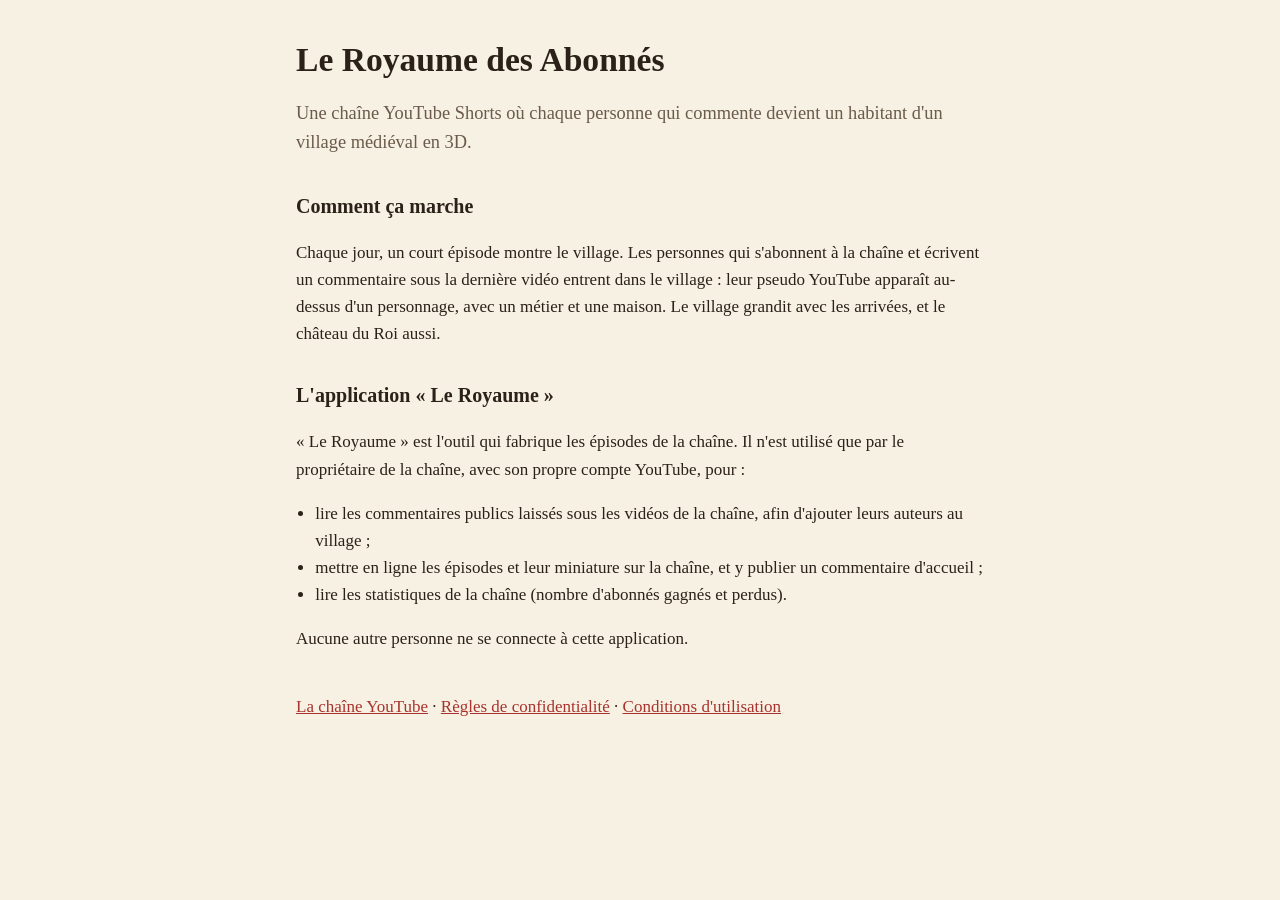
<file: index.html>
<!doctype html>
<html lang="fr">
<head>
<meta charset="utf-8">
<meta name="viewport" content="width=device-width, initial-scale=1">
<title>Le Royaume des Abonnés</title>
<meta name="description" content="Une chaîne YouTube Shorts où chaque personne qui commente devient un habitant d'un village médiéval.">
<link rel="stylesheet" href="style.css">
</head>
<body>
<main>
  <h1>Le Royaume des Abonnés</h1>
  <p class="lead">Une chaîne YouTube Shorts où chaque personne qui commente devient un habitant d'un village médiéval en 3D.</p>

  <h2>Comment ça marche</h2>
  <p>Chaque jour, un court épisode montre le village. Les personnes qui s'abonnent à la chaîne et écrivent un
  commentaire sous la dernière vidéo entrent dans le village : leur pseudo YouTube apparaît au-dessus d'un
  personnage, avec un métier et une maison. Le village grandit avec les arrivées, et le château du Roi aussi.</p>

  <h2>L'application « Le Royaume »</h2>
  <p>« Le Royaume » est l'outil qui fabrique les épisodes de la chaîne. Il n'est utilisé que par le propriétaire de
  la chaîne, avec son propre compte YouTube, pour :</p>
  <ul>
    <li>lire les commentaires publics laissés sous les vidéos de la chaîne, afin d'ajouter leurs auteurs au village ;</li>
    <li>mettre en ligne les épisodes et leur miniature sur la chaîne, et y publier un commentaire d'accueil ;</li>
    <li>lire les statistiques de la chaîne (nombre d'abonnés gagnés et perdus).</li>
  </ul>
  <p>Aucune autre personne ne se connecte à cette application.</p>

  <p class="links">
    <a href="https://www.youtube.com/@RoyaumeDesAbonnes">La chaîne YouTube</a> ·
    <a href="confidentialite.html">Règles de confidentialité</a> ·
    <a href="conditions.html">Conditions d'utilisation</a>
  </p>
</main>
</body>
</html>
</file>
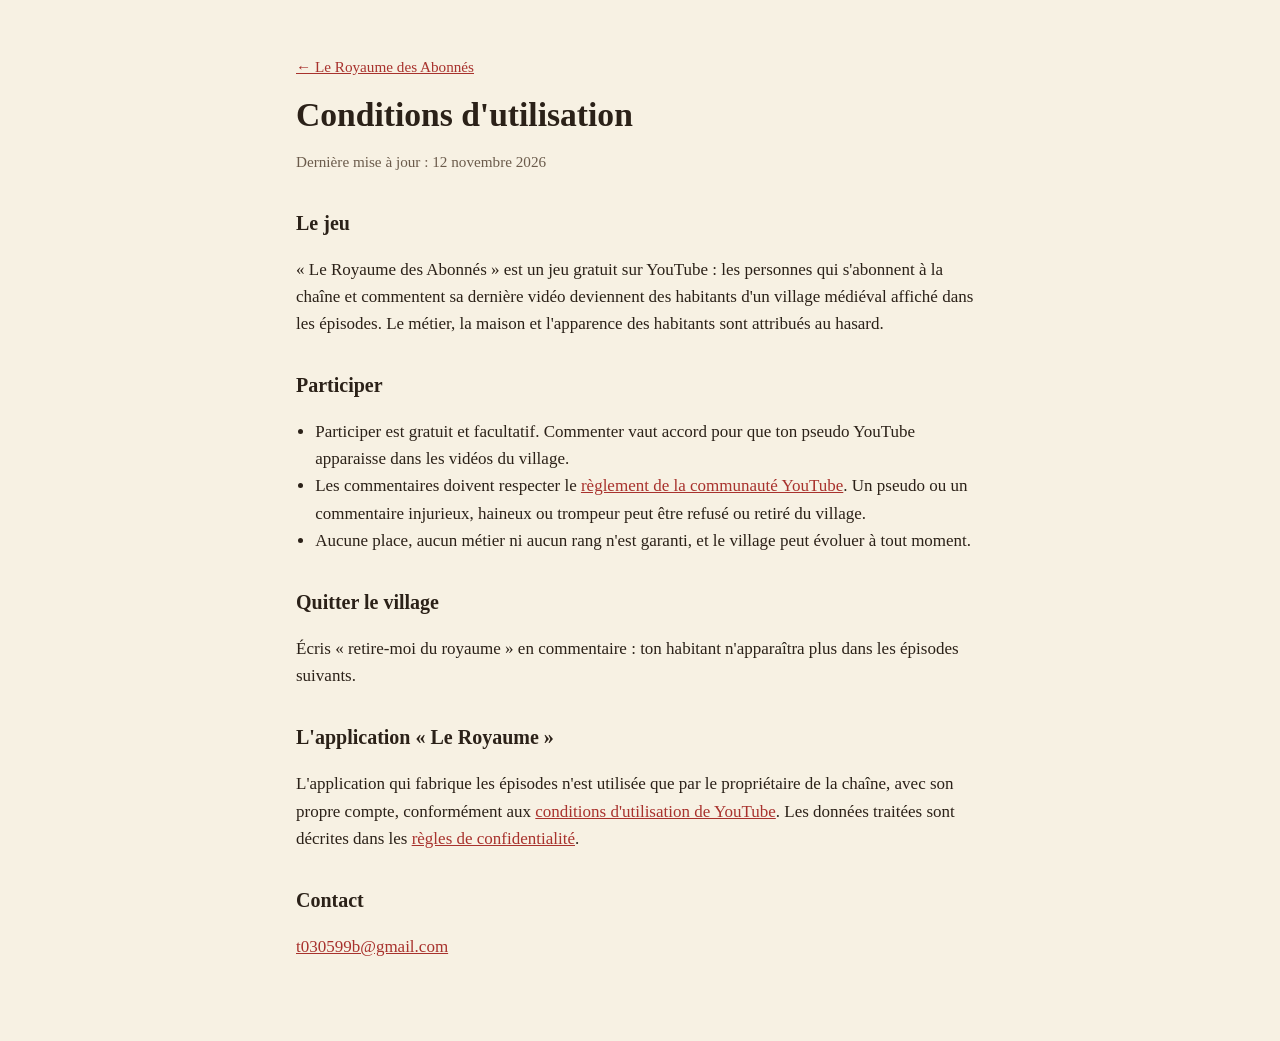
<file: conditions.html>
<!doctype html>
<html lang="fr">
<head>
<meta charset="utf-8">
<meta name="viewport" content="width=device-width, initial-scale=1">
<title>Conditions d'utilisation — Le Royaume des Abonnés</title>
<link rel="stylesheet" href="style.css">
</head>
<body>
<main>
  <p class="back"><a href="index.html">← Le Royaume des Abonnés</a></p>
  <h1>Conditions d'utilisation</h1>
  <p class="date">Dernière mise à jour : 12 novembre 2026</p>

  <h2>Le jeu</h2>
  <p>« Le Royaume des Abonnés » est un jeu gratuit sur YouTube : les personnes qui s'abonnent à la chaîne et
  commentent sa dernière vidéo deviennent des habitants d'un village médiéval affiché dans les épisodes.
  Le métier, la maison et l'apparence des habitants sont attribués au hasard.</p>

  <h2>Participer</h2>
  <ul>
    <li>Participer est gratuit et facultatif. Commenter vaut accord pour que ton pseudo YouTube apparaisse dans
    les vidéos du village.</li>
    <li>Les commentaires doivent respecter le <a href="https://www.youtube.com/howyoutubeworks/policies/community-guidelines/">règlement de la communauté YouTube</a>.
    Un pseudo ou un commentaire injurieux, haineux ou trompeur peut être refusé ou retiré du village.</li>
    <li>Aucune place, aucun métier ni aucun rang n'est garanti, et le village peut évoluer à tout moment.</li>
  </ul>

  <h2>Quitter le village</h2>
  <p>Écris « retire-moi du royaume » en commentaire : ton habitant n'apparaîtra plus dans les épisodes suivants.</p>

  <h2>L'application « Le Royaume »</h2>
  <p>L'application qui fabrique les épisodes n'est utilisée que par le propriétaire de la chaîne, avec son propre
  compte, conformément aux <a href="https://www.youtube.com/t/terms">conditions d'utilisation de YouTube</a>.
  Les données traitées sont décrites dans les <a href="confidentialite.html">règles de confidentialité</a>.</p>

  <h2>Contact</h2>
  <p><a href="mailto:t030599b@gmail.com">t030599b@gmail.com</a></p>
</main>
</body>
</html>
</file>
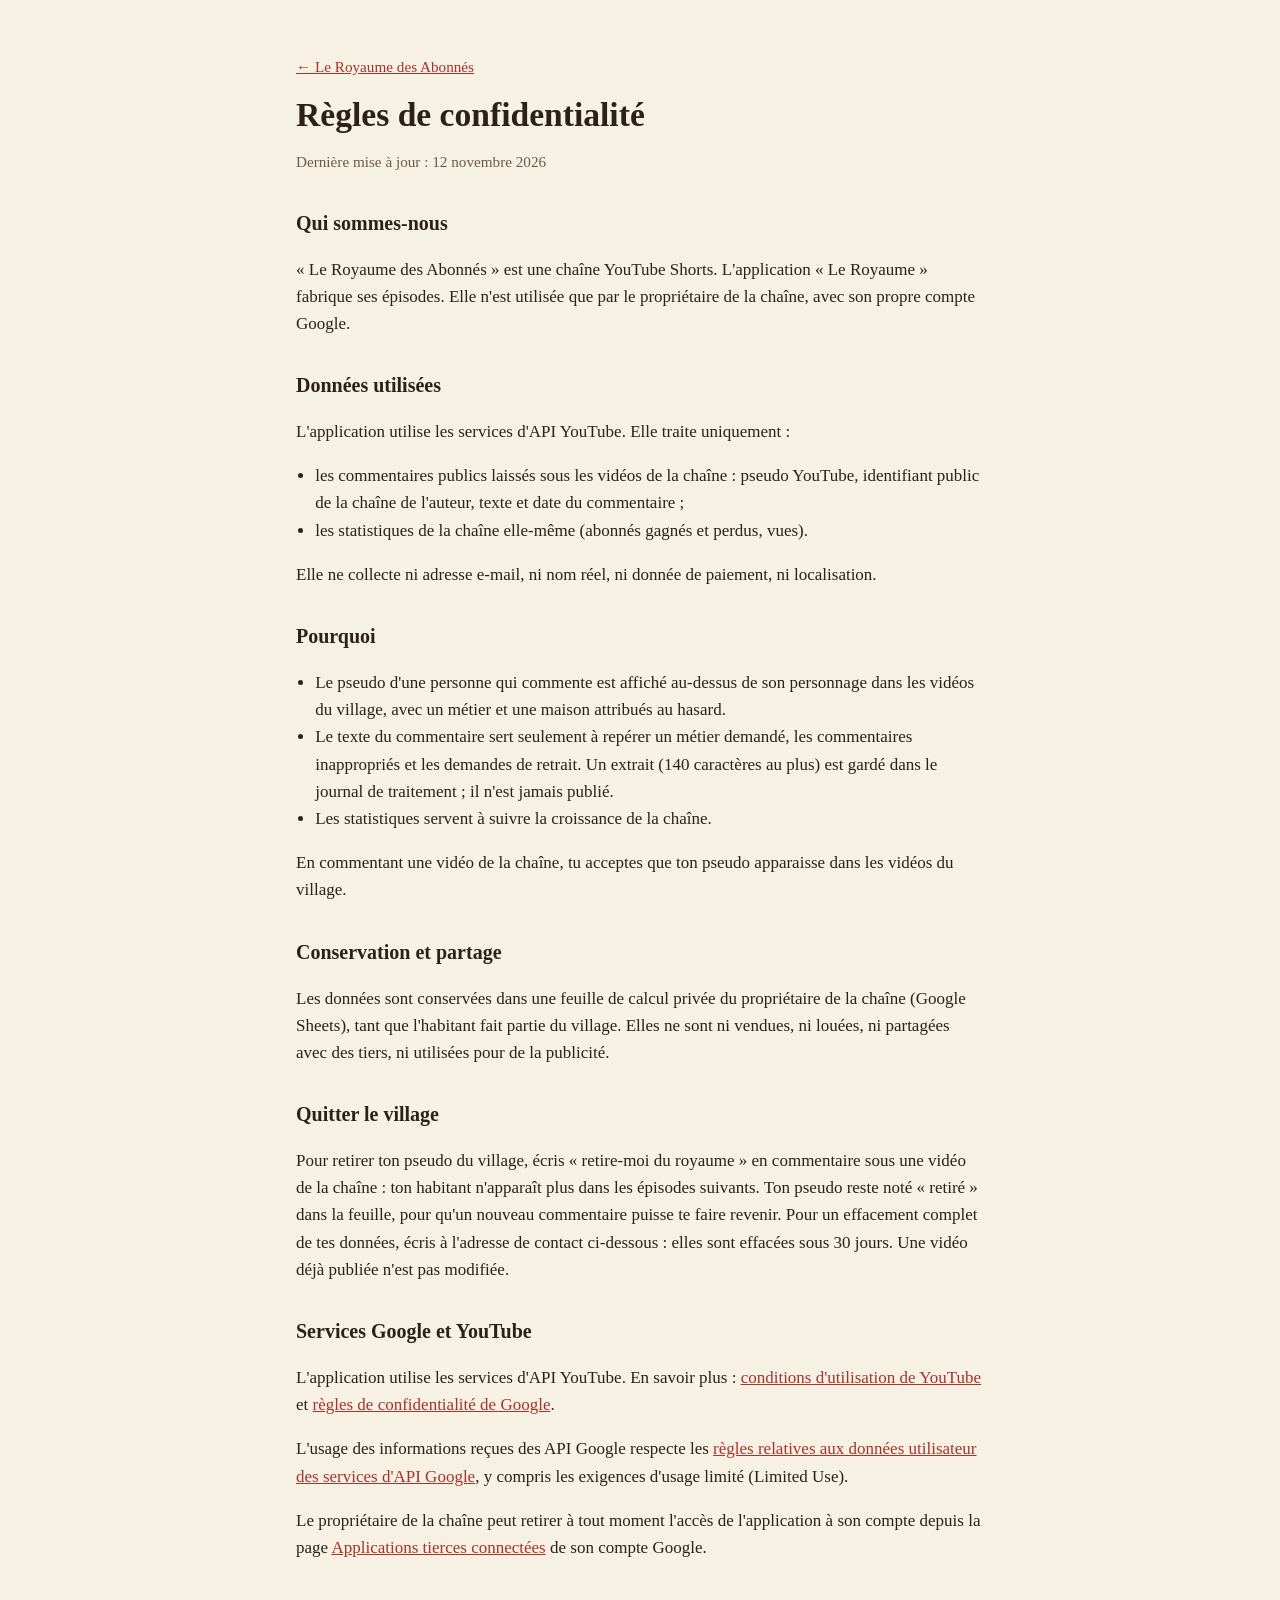
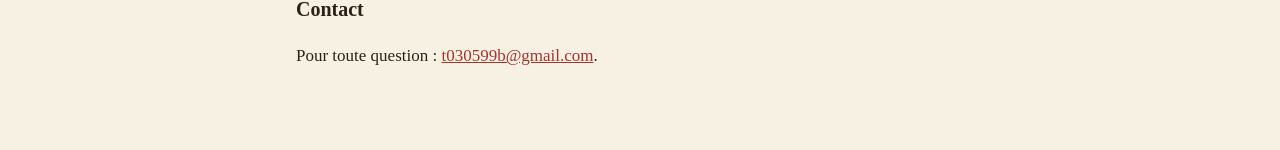
<file: confidentialite.html>
<!doctype html>
<html lang="fr">
<head>
<meta charset="utf-8">
<meta name="viewport" content="width=device-width, initial-scale=1">
<title>Confidentialité — Le Royaume des Abonnés</title>
<link rel="stylesheet" href="style.css">
</head>
<body>
<main>
  <p class="back"><a href="index.html">← Le Royaume des Abonnés</a></p>
  <h1>Règles de confidentialité</h1>
  <p class="date">Dernière mise à jour : 12 novembre 2026</p>

  <h2>Qui sommes-nous</h2>
  <p>« Le Royaume des Abonnés » est une chaîne YouTube Shorts. L'application « Le Royaume » fabrique ses épisodes.
  Elle n'est utilisée que par le propriétaire de la chaîne, avec son propre compte Google.</p>

  <h2>Données utilisées</h2>
  <p>L'application utilise les services d'API YouTube. Elle traite uniquement :</p>
  <ul>
    <li>les commentaires publics laissés sous les vidéos de la chaîne : pseudo YouTube, identifiant public de la
    chaîne de l'auteur, texte et date du commentaire ;</li>
    <li>les statistiques de la chaîne elle-même (abonnés gagnés et perdus, vues).</li>
  </ul>
  <p>Elle ne collecte ni adresse e-mail, ni nom réel, ni donnée de paiement, ni localisation.</p>

  <h2>Pourquoi</h2>
  <ul>
    <li>Le pseudo d'une personne qui commente est affiché au-dessus de son personnage dans les vidéos du village,
    avec un métier et une maison attribués au hasard.</li>
    <li>Le texte du commentaire sert seulement à repérer un métier demandé, les commentaires inappropriés et les
    demandes de retrait. Un extrait (140 caractères au plus) est gardé dans le journal de traitement ; il n'est
    jamais publié.</li>
    <li>Les statistiques servent à suivre la croissance de la chaîne.</li>
  </ul>
  <p>En commentant une vidéo de la chaîne, tu acceptes que ton pseudo apparaisse dans les vidéos du village.</p>

  <h2>Conservation et partage</h2>
  <p>Les données sont conservées dans une feuille de calcul privée du propriétaire de la chaîne (Google Sheets),
  tant que l'habitant fait partie du village. Elles ne sont ni vendues, ni louées, ni partagées avec des tiers, ni
  utilisées pour de la publicité.</p>

  <h2>Quitter le village</h2>
  <p>Pour retirer ton pseudo du village, écris « retire-moi du royaume » en commentaire sous une vidéo de la chaîne :
  ton habitant n'apparaît plus dans les épisodes suivants. Ton pseudo reste noté « retiré » dans la feuille, pour
  qu'un nouveau commentaire puisse te faire revenir. Pour un effacement complet de tes données, écris à l'adresse
  de contact ci-dessous : elles sont effacées sous 30 jours. Une vidéo déjà publiée n'est pas modifiée.</p>

  <h2>Services Google et YouTube</h2>
  <p>L'application utilise les services d'API YouTube. En savoir plus :
  <a href="https://www.youtube.com/t/terms">conditions d'utilisation de YouTube</a> et
  <a href="https://policies.google.com/privacy">règles de confidentialité de Google</a>.</p>
  <p>L'usage des informations reçues des API Google respecte les
  <a href="https://developers.google.com/terms/api-services-user-data-policy">règles relatives aux données
  utilisateur des services d'API Google</a>, y compris les exigences d'usage limité (Limited Use).</p>
  <p>Le propriétaire de la chaîne peut retirer à tout moment l'accès de l'application à son compte depuis la page
  <a href="https://myaccount.google.com/connections">Applications tierces connectées</a> de son compte Google.</p>

  <h2>Contact</h2>
  <p>Pour toute question : <a href="mailto:t030599b@gmail.com">t030599b@gmail.com</a>.</p>
</main>
</body>
</html>
</file>
<file: style.css>
:root { --bg: #f7f1e3; --ink: #2b2118; --muted: #6b5b4b; --accent: #a8322d; }
@media (prefers-color-scheme: dark) { :root { --bg: #1d1915; --ink: #efe6d6; --muted: #b3a48f; --accent: #e0675f; } }
* { box-sizing: border-box; }
body { margin: 0; background: var(--bg); color: var(--ink); font: 17px/1.6 Georgia, "Times New Roman", serif; }
main { max-width: 720px; margin: 0 auto; padding: 40px 16px 64px; }
h1 { font-size: 2.1rem; line-height: 1.2; margin: 0 0 12px; }
h2 { font-size: 1.25rem; margin: 32px 0 8px; }
.lead { font-size: 1.15rem; color: var(--muted); }
.date, .back { color: var(--muted); font-size: 0.95rem; }
a { color: var(--accent); }
ul { padding-left: 1.2rem; }
.links { margin-top: 40px; }
</file>
